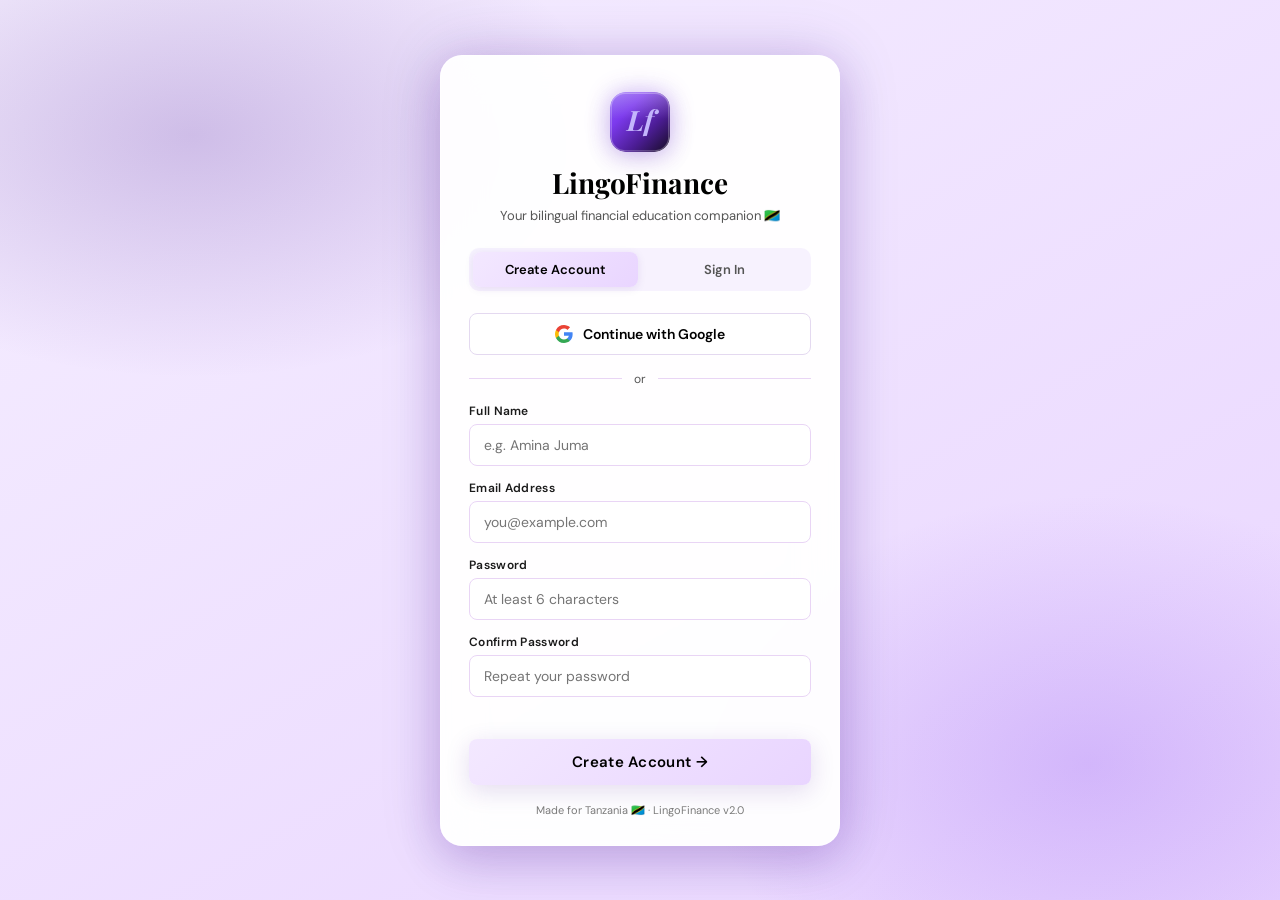
<file: index.html>
<!DOCTYPE html>
<html lang="en">
<head>
  <meta charset="UTF-8" />
  <meta name="viewport" content="width=device-width, initial-scale=1.0, maximum-scale=1.0" />
  <link rel="icon" type="image/svg+xml" href="favicon.svg" />
  <link rel="apple-touch-icon" href="favicon.svg" />
  <title>LingoFinance — Swahili Financial Terms</title>
  <link rel="stylesheet" href="styles.css" />
</head>
<body>

<!-- ─── TOAST ──────────────────────────────────────────────────────────────── -->
<div class="toast" id="toast"></div>

<!-- ══════════════════════════════════════════════════════════════════════════
     AUTHENTICATION SECTION
     Shown on startup if no active session found in localStorage.
     Logic handled in app.js — do not add inline JS here.
══════════════════════════════════════════════════════════════════════════ -->
<div id="auth-screen" class="auth-screen" style="display:none;">

  <!-- Background glow decoration -->
  <div class="auth-bg-glow"></div>

  <div class="auth-card">

    <!-- App branding -->
    <div class="auth-logo-mark">
      <svg viewBox="0 0 64 64" width="60" height="60">
        <defs>
          <linearGradient id="authLogoGrad" x1="0" y1="0" x2="1" y2="1">
            <stop offset="0%"  stop-color="#8B5CF6"/>
            <stop offset="30%" stop-color="#7C3AED"/>
            <stop offset="65%" stop-color="#4C1D95"/>
            <stop offset="100%" stop-color="#150C22"/>
          </linearGradient>
          <linearGradient id="authLogoSheen" x1="0" y1="0" x2="0" y2="1">
            <stop offset="0%"  stop-color="#FFFFFF" stop-opacity="0.24"/>
            <stop offset="45%" stop-color="#FFFFFF" stop-opacity="0"/>
          </linearGradient>
          <clipPath id="authLogoClip"><rect width="64" height="64" rx="16"/></clipPath>
        </defs>
        <g clip-path="url(#authLogoClip)">
          <rect width="64" height="64" fill="url(#authLogoGrad)"/>
          <rect width="64" height="64" fill="url(#authLogoSheen)"/>
        </g>
        <rect x="1.25" y="1.25" width="61.5" height="61.5" rx="14.75" fill="none" stroke="#FFFFFF" stroke-opacity="0.28" stroke-width="1.5"/>
        <text x="32" y="42" font-family="Georgia, 'Playfair Display', serif" font-size="30" font-weight="700" font-style="italic" fill="#C4B5FD" text-anchor="middle">Lf</text>
      </svg>
    </div>
    <div class="auth-logo">Lingo<span>Finance</span></div>
    <p class="auth-tagline">Your bilingual financial education companion 🇹🇿</p>

    <!-- Tab switcher: Create Account / Sign In -->
    <div class="auth-tabs">
      <button class="auth-tab active" id="tab-signup" onclick="switchAuthTab('signup')">
        Create Account
      </button>
      <button class="auth-tab" id="tab-signin" onclick="switchAuthTab('signin')">
        Sign In
      </button>
    </div>

    <!-- ── CREATE ACCOUNT FORM ────────────────────────────────────────────── -->
    <div id="form-signup">
      <div class="google-btn-wrap">
        <button type="button" class="google-btn" onclick="handleGoogleContinue()">
          <svg viewBox="0 0 18 18" width="18" height="18">
            <path fill="#4285F4" d="M17.64 9.2c0-.64-.06-1.25-.16-1.84H9v3.48h4.84a4.14 4.14 0 0 1-1.8 2.72v2.26h2.91c1.7-1.57 2.69-3.88 2.69-6.62z"/>
            <path fill="#34A853" d="M9 18c2.43 0 4.47-.8 5.96-2.18l-2.91-2.26c-.81.54-1.84.86-3.05.86-2.34 0-4.33-1.58-5.04-3.71H.96v2.33A9 9 0 0 0 9 18z"/>
            <path fill="#FBBC05" d="M3.96 10.71A5.4 5.4 0 0 1 3.68 9c0-.59.1-1.17.28-1.71V4.96H.96A9 9 0 0 0 0 9c0 1.45.35 2.83.96 4.04l3-2.33z"/>
            <path fill="#EA4335" d="M9 3.58c1.32 0 2.51.46 3.44 1.35l2.58-2.58C13.46.89 11.43 0 9 0A9 9 0 0 0 .96 4.96l3 2.33C4.67 5.16 6.66 3.58 9 3.58z"/>
          </svg>
          Continue with Google
        </button>
        <!-- Google's real button renders here, invisibly, on top — see initGoogleButtons() in app.js -->
        <div id="gbtn-signup" class="google-btn-real"></div>
      </div>
      <div class="auth-divider"><span>or</span></div>
      <div class="auth-field">
        <label for="signup-name">Full Name</label>
        <input
          type="text"
          id="signup-name"
          placeholder="e.g. Amina Juma"
          autocomplete="name"
        />
      </div>
      <div class="auth-field">
        <label for="signup-email">Email Address</label>
        <input
          type="email"
          id="signup-email"
          placeholder="you@example.com"
          autocomplete="email"
        />
      </div>
      <div class="auth-field">
        <label for="signup-password">Password</label>
        <input
          type="password"
          id="signup-password"
          placeholder="At least 6 characters"
          autocomplete="new-password"
        />
      </div>
      <div class="auth-field">
        <label for="signup-confirm">Confirm Password</label>
        <input
          type="password"
          id="signup-confirm"
          placeholder="Repeat your password"
          autocomplete="new-password"
        />
      </div>
      <!-- Validation error message -->
      <div class="auth-error" id="signup-error"></div>
      <button class="auth-btn" onclick="handleSignUp()">Create Account →</button>
    </div>

    <!-- ── SIGN IN FORM ───────────────────────────────────────────────────── -->
    <div id="form-signin" style="display:none;">
      <div class="google-btn-wrap">
        <button type="button" class="google-btn" onclick="handleGoogleContinue()">
          <svg viewBox="0 0 18 18" width="18" height="18">
            <path fill="#4285F4" d="M17.64 9.2c0-.64-.06-1.25-.16-1.84H9v3.48h4.84a4.14 4.14 0 0 1-1.8 2.72v2.26h2.91c1.7-1.57 2.69-3.88 2.69-6.62z"/>
            <path fill="#34A853" d="M9 18c2.43 0 4.47-.8 5.96-2.18l-2.91-2.26c-.81.54-1.84.86-3.05.86-2.34 0-4.33-1.58-5.04-3.71H.96v2.33A9 9 0 0 0 9 18z"/>
            <path fill="#FBBC05" d="M3.96 10.71A5.4 5.4 0 0 1 3.68 9c0-.59.1-1.17.28-1.71V4.96H.96A9 9 0 0 0 0 9c0 1.45.35 2.83.96 4.04l3-2.33z"/>
            <path fill="#EA4335" d="M9 3.58c1.32 0 2.51.46 3.44 1.35l2.58-2.58C13.46.89 11.43 0 9 0A9 9 0 0 0 .96 4.96l3 2.33C4.67 5.16 6.66 3.58 9 3.58z"/>
          </svg>
          Continue with Google
        </button>
        <!-- Google's real button renders here, invisibly, on top — see initGoogleButtons() in app.js -->
        <div id="gbtn-signin" class="google-btn-real"></div>
      </div>
      <div class="auth-divider"><span>or</span></div>
      <div class="auth-field">
        <label for="signin-email">Email Address</label>
        <input
          type="email"
          id="signin-email"
          placeholder="you@example.com"
          autocomplete="email"
        />
      </div>
      <div class="auth-field">
        <label for="signin-password">Password</label>
        <input
          type="password"
          id="signin-password"
          placeholder="Your password"
          autocomplete="current-password"
        />
      </div>
      <p class="auth-forgot-link">
        <a href="#" onclick="showForgotPassword(); return false;">Forgot password?</a>
      </p>
      <!-- Validation error message -->
      <div class="auth-error" id="signin-error"></div>
      <button class="auth-btn" onclick="handleSignIn()">Sign In →</button>
    </div>

    <!-- ── FORGOT PASSWORD FORM ───────────────────────────────────────────── -->
    <div id="form-forgot" style="display:none;">
      <p class="auth-tagline" style="margin-bottom:18px;">
        Enter your email and choose a new password.
      </p>
      <div class="auth-field">
        <label for="forgot-email">Email Address</label>
        <input
          type="email"
          id="forgot-email"
          placeholder="you@example.com"
          autocomplete="email"
        />
      </div>
      <div class="auth-field">
        <label for="forgot-password">New Password</label>
        <input
          type="password"
          id="forgot-password"
          placeholder="At least 6 characters"
          autocomplete="new-password"
        />
      </div>
      <div class="auth-field">
        <label for="forgot-confirm">Confirm New Password</label>
        <input
          type="password"
          id="forgot-confirm"
          placeholder="Repeat your new password"
          autocomplete="new-password"
        />
      </div>
      <!-- Validation / success message -->
      <div class="auth-error" id="forgot-error"></div>
      <div class="auth-success" id="forgot-success"></div>
      <button class="auth-btn" onclick="handleForgotPassword()">Reset Password →</button>
      <p class="auth-forgot-link" style="margin-top:14px;">
        <a href="#" onclick="backToSignIn(); return false;">← Back to Sign In</a>
      </p>
    </div>

    <p class="auth-footer">Made for Tanzania 🇹🇿 · LingoFinance v2.0</p>

  </div><!-- end .auth-card -->
</div><!-- end #auth-screen -->

<!-- ══════════════════════════════════════════════════════════════════════════
     MAIN APP SHELL
     Hidden on startup until authentication is confirmed.
     Revealed by app.js after successful login or session restore.
══════════════════════════════════════════════════════════════════════════ -->
<div id="app-shell" style="display:none;">

  <!-- ─── SIDEBAR OVERLAY ──────────────────────────────────────────────────── -->
  <div class="sidebar-overlay" id="sidebar-overlay" onclick="closeSidebar()"></div>

  <!-- ─── SIDEBAR ─────────────────────────────────────────────────────────── -->
  <aside class="sidebar" id="sidebar">
    <div class="sidebar-header">
      <span class="sidebar-logo">Lingo<span>Finance</span></span>
      <button class="sidebar-close" onclick="closeSidebar()">✕</button>
    </div>

    <nav class="sidebar-nav">
      <!-- Home -->
      <a href="#" data-page="home" class="active">
        <span class="nav-icon"><svg viewBox="0 0 24 24" fill="none" stroke="currentColor" stroke-width="2" stroke-linecap="round" stroke-linejoin="round"><path d="M3 11.5 12 4l9 7.5"/><path d="M5.5 10v9a1 1 0 0 0 1 1H9a1 1 0 0 0 1-1v-4a1 1 0 0 1 1-1h2a1 1 0 0 1 1 1v4a1 1 0 0 0 1 1h2.5a1 1 0 0 0 1-1v-9"/></svg></span> Home
      </a>

      <!-- Saved Terms -->
      <a href="#" data-page="saved">
        <span class="nav-icon"><svg viewBox="0 0 24 24" fill="none" stroke="currentColor" stroke-width="2" stroke-linecap="round" stroke-linejoin="round"><path d="M6 3.5h12a1 1 0 0 1 1 1V21l-7-4.2L5 21V4.5a1 1 0 0 1 1-1Z"/></svg></span> Saved Terms
      </a>

      <!-- Explore More -->
      <a href="#" data-page="explore">
        <span class="nav-icon"><svg viewBox="0 0 24 24" fill="none" stroke="currentColor" stroke-width="2" stroke-linecap="round" stroke-linejoin="round"><circle cx="11" cy="11" r="7"/><path d="m20 20-3.5-3.5"/></svg></span> Explore More
      </a>

      <!-- ── AI ASSISTANT — new page ──────────────────────────────────────── -->
      <a href="#" data-page="ai-assistant">
        <span class="nav-icon"><svg viewBox="0 0 24 24" fill="none" stroke="currentColor" stroke-width="2" stroke-linecap="round" stroke-linejoin="round"><rect x="4" y="8" width="16" height="12" rx="3"/><path d="M12 8V4"/><circle cx="12" cy="3" r="1.2" fill="currentColor" stroke="none"/><circle cx="9" cy="14" r="1.3" fill="currentColor" stroke="none"/><circle cx="15" cy="14" r="1.3" fill="currentColor" stroke="none"/><path d="M2 13v3M22 13v3"/></svg></span> AI Assistant
      </a>

      <!-- Help -->
      <a href="#" data-page="help">
        <span class="nav-icon"><svg viewBox="0 0 24 24" fill="none" stroke="currentColor" stroke-width="2" stroke-linecap="round" stroke-linejoin="round"><circle cx="12" cy="12" r="9"/><path d="M9.3 9.3a2.7 2.7 0 1 1 3.9 2.4c-.8.5-1.2 1-1.2 2"/><path d="M12 17h.01"/></svg></span> Help
      </a>

      <!-- Account -->
      <a href="#" data-page="account">
        <span class="nav-icon"><svg viewBox="0 0 24 24" fill="none" stroke="currentColor" stroke-width="2" stroke-linecap="round" stroke-linejoin="round"><circle cx="12" cy="8" r="3.5"/><path d="M5 20c0-3.6 3.1-6.5 7-6.5s7 2.9 7 6.5"/></svg></span> Account
      </a>
    </nav>

    <div class="sidebar-footer">
      <!-- Sign out — logic handled in app.js -->
      <button class="logout-btn" onclick="handleLogout()">
        <svg viewBox="0 0 24 24" fill="none" stroke="currentColor" stroke-width="2" stroke-linecap="round" stroke-linejoin="round" style="width:15px;height:15px;vertical-align:-2px;margin-right:5px;"><path d="M9 21H5a1 1 0 0 1-1-1V4a1 1 0 0 1 1-1h4"/><path d="M16 17l5-5-5-5"/><path d="M21 12H9"/></svg>Sign Out
      </button>
      <p style="margin-top:8px;font-size:11px;">LingoFinance v2.0 · Made for Tanzania 🇹🇿</p>
    </div>
  </aside>

  <!-- ─── NAVBAR ───────────────────────────────────────────────────────────── -->
  <nav class="navbar">
    <!-- LEFT: Hamburger + Clock/History -->
    <div class="nav-left" style="position:relative;">
      <button class="hamburger" onclick="openSidebar()" aria-label="Menu">
        <span></span><span></span><span></span>
      </button>
      <button class="history-btn" onclick="toggleHistory()" aria-label="Search History">
        <svg viewBox="0 0 24 24" fill="none" stroke="currentColor" stroke-width="2" stroke-linecap="round" stroke-linejoin="round" style="width:17px;height:17px;"><circle cx="12" cy="12" r="9"/><path d="M12 7v5l3.5 2"/></svg>
      </button>
      <!-- History Dropdown -->
      <div class="history-dropdown" id="history-dropdown"></div>
    </div>

    <!-- CENTER: App title -->
    <div class="nav-title">Lingo<span>Finance</span></div>

    <!-- RIGHT: Language Flip Card -->
    <div class="flip-card" id="lang-toggle" onclick="toggleLanguage()" title="Switch Language">
      <div class="flip-card-inner">
        <div class="flip-front">EN</div>
        <div class="flip-back">SW</div>
      </div>
    </div>
  </nav>

  <!-- ════════════════════════════════════════════════════════════════════════
       EXISTING PAGES SECTION
       All original pages preserved exactly as they were.
       Content rendered dynamically by app.js.
  ════════════════════════════════════════════════════════════════════════ -->

  <!-- HOME -->
  <div class="page active" id="page-home"></div>

  <!-- TRANSLATION -->
  <div class="page" id="page-translation"></div>

  <!-- SAVED TERMS -->
  <div class="page" id="page-saved"></div>

  <!-- EXPLORE MORE -->
  <div class="page" id="page-explore"></div>

  <!-- EXPLORE DETAIL -->
  <div class="page" id="page-explore-detail"></div>

  <!-- HELP -->
  <div class="page" id="page-help"></div>

  <!-- ACCOUNT -->
  <div class="page" id="page-account"></div>

  <!-- CATEGORY -->
  <div class="page" id="page-category"></div>

  <!-- ── AI ASSISTANT PAGE — new ────────────────────────────────────────── -->
  <!--
    AI ASSISTANT SECTION
    Rendered dynamically by app.js renderAssistant() function.
    Finance-only chatbot powered by Groq AI.
    Non-finance queries are blocked before reaching the API.
  -->
  <div class="page" id="page-ai-assistant"></div>

</div><!-- end #app-shell -->

<!-- ─── SCRIPTS ──────────────────────────────────────────────────────────────
     Load order matters:
     1. config.js  — API key configuration (keep out of public repos)
     2. data.js    — TERMS and CATEGORIES arrays
     3. app.js     — All application logic
─────────────────────────────────────────────────────────────────────────── -->
<script src="https://accounts.google.com/gsi/client" async defer></script>
<script src="config.js"></script>
<script src="data.js?v=99"></script>
<script src="app.js?v=99"></script>
</body>
</html>
</file>
<file: styles.css>
@import url('https://fonts.googleapis.com/css2?family=Playfair+Display:wght@400;600;700&family=DM+Sans:wght@300;400;500;600&display=swap');

/* ════════════════════════════════════════════════════════════════════════════
   CSS VARIABLES — Purple → Black finance-tech theme
   All old navy/gold variables replaced. Existing class names preserved.
════════════════════════════════════════════════════════════════════════════ */
:root {
  /* ── Core brand accent palette (purple used sparingly as accent, not dominant) ── */
  --blue:          #7C3AED;
  --blue-mid:      #A855F7;
  --cyan:          #7C3AED;
  --green:         #7C3AED;
  --green-light:   #6D28D9;

  /* ── Gradient definitions — now light purple, used only as accent panels ── */
  --grad-main:     linear-gradient(135deg, #F3E8FF 0%, #E9D5FF 100%);
  --grad-hero:     linear-gradient(150deg, #F5EEFF 0%, #E9D5FF 100%);
  --grad-card:     linear-gradient(135deg, rgba(124,58,237,0.05) 0%, rgba(124,58,237,0.10) 100%);
  --grad-reverse:  linear-gradient(135deg, #E9D5FF 0%, #F3E8FF 100%);

  /* ── Semantic color aliases (keeps existing references working) ── */
  --navy:          #000000;
  --navy-mid:      #1A1A1A;
  --navy-light:    #7C3AED;
  --gold:          #7C3AED;
  --gold-light:    #A78BFA;
  --gold-pale:     #F3E8FF;

  /* ── Neutrals — white dominant, black text ── */
  --cream:         #FBFAFD;
  --white:         #FFFFFF;
  --slate:         #555555;
  --slate-light:   #7A7A7A;
  --text-dark:     #000000;
  --text-mid:      #1A1A1A;
  --text-light:    #4D4D4D;
  --danger:        #E53E3E;
  --success:       #10B981;

  /* ── Shadows (purple-tinted) ── */
  --shadow-sm:     0 2px 8px rgba(76,29,149,0.10);
  --shadow-md:     0 6px 24px rgba(76,29,149,0.15);
  --shadow-lg:     0 16px 48px rgba(76,29,149,0.20);
  --shadow-glow:   0 0 32px rgba(21,12,34,0.25);

  /* ── Shape & motion ── */
  --radius:        14px;
  --radius-sm:     8px;
  --transition:    0.28s cubic-bezier(0.4,0,0.2,1);
}

/* ════════════════════════════════════════════════════════════════════════════
   RESET
════════════════════════════════════════════════════════════════════════════ */
* { box-sizing: border-box; margin: 0; padding: 0; }

body {
  font-family: 'DM Sans', sans-serif;
  background: var(--cream);
  color: var(--text-dark);
  min-height: 100vh;
  overflow-x: hidden;
}

/* ════════════════════════════════════════════════════════════════════════════
   AUTH SCREEN
   Centered glassmorphism card shown before the main app on first load.
════════════════════════════════════════════════════════════════════════════ */
.auth-screen {
  position: fixed; inset: 0;
  display: flex; align-items: center; justify-content: center;
  background: var(--grad-hero);
  z-index: 9999;
  padding: 20px;
  overflow-y: auto;
}

/* Radial glow orbs behind the card */
.auth-bg-glow {
  position: absolute; inset: 0; pointer-events: none;
  background:
    radial-gradient(ellipse 55% 45% at 15% 15%, rgba(76,29,149,0.22) 0%, transparent 60%),
    radial-gradient(ellipse 50% 50% at 85% 85%, rgba(124,58,237,0.22) 0%, transparent 60%);
}

/* Glassmorphism card */
.auth-card {
  background: rgba(255,255,255,0.95);
  backdrop-filter: blur(20px);
  -webkit-backdrop-filter: blur(20px);
  border-radius: 22px;
  padding: 36px 28px 28px;
  width: 100%; max-width: 400px;
  box-shadow: var(--shadow-lg), 0 0 60px rgba(76,29,149,0.18);
  position: relative; z-index: 1;
  border: 1px solid rgba(255,255,255,0.60);
}

/* auth-container alias for JS-generated wrappers */
.auth-container { width: 100%; }

/* Logo mark badge shown above the app name on the auth screen */
.auth-logo-mark {
  display: flex; justify-content: center; margin-bottom: 12px;
}
.auth-logo-mark svg {
  border-radius: 16px;
  box-shadow: var(--shadow-md), 0 0 24px rgba(124,58,237,0.30);
}

/* Logo inside auth card */
.auth-logo {
  font-family: 'Playfair Display', serif;
  font-size: 28px; font-weight: 700;
  text-align: center; margin-bottom: 6px;
  color: var(--text-dark);
}

/* auth-title alias */
.auth-title {
  font-family: 'Playfair Display', serif;
  font-size: 22px; font-weight: 700; text-align: center;
  margin-bottom: 6px;
  color: var(--text-dark);
}

.auth-tagline {
  text-align: center; font-size: 13px;
  color: var(--slate); margin-bottom: 24px;
}

/* Tab switcher */
.auth-tabs {
  display: flex; border-radius: 10px;
  background: rgba(124,58,237,0.06);
  padding: 4px; margin-bottom: 22px; gap: 4px;
}
.auth-tab {
  flex: 1; padding: 9px;
  border: none; border-radius: 8px;
  font-family: 'DM Sans', sans-serif;
  font-size: 13px; font-weight: 600;
  cursor: pointer; transition: all var(--transition);
  background: transparent; color: var(--slate);
}
.auth-tab.active {
  background: var(--grad-main);
  color: var(--text-dark);
  box-shadow: var(--shadow-sm);
}

/* auth-switch alias for tab-style toggles */
.auth-switch {
  display: flex; border-radius: 10px;
  background: rgba(124,58,237,0.06);
  padding: 4px; margin-bottom: 22px; gap: 4px;
}
.auth-switch button {
  flex: 1; padding: 9px; border: none; border-radius: 8px;
  font-family: 'DM Sans', sans-serif; font-size: 13px; font-weight: 600;
  cursor: pointer; transition: all var(--transition);
  background: transparent; color: var(--slate);
}
.auth-switch button.active {
  background: var(--grad-main); color: var(--text-dark);
  box-shadow: var(--shadow-sm);
}

/* Form field wrapper */
/* Google Sign-In button */
.google-btn-wrap { position: relative; }
.google-btn-real {
  position: absolute; inset: 0;
  opacity: 0.001; overflow: hidden; border-radius: var(--radius-sm);
}
.google-btn {
  width: 100%; padding: 11px;
  display: flex; align-items: center; justify-content: center; gap: 10px;
  background: var(--white);
  border: 1.5px solid #E4D9F0;
  border-radius: var(--radius-sm);
  color: var(--text-dark); font-size: 14px; font-weight: 600;
  font-family: 'DM Sans', sans-serif; cursor: pointer;
  transition: all var(--transition);
}
.google-btn:hover { background: #FAFAFB; box-shadow: var(--shadow-sm); }
.google-btn:active { transform: translateY(1px); }

.auth-divider {
  display: flex; align-items: center; gap: 12px;
  margin: 16px 0; color: var(--slate); font-size: 12px;
}
.auth-divider::before, .auth-divider::after {
  content: ""; flex: 1; height: 1px; background: #E9D5F5;
}

.auth-field { margin-bottom: 14px; }
.auth-field label {
  display: block; font-size: 12px; font-weight: 600;
  color: var(--text-mid); margin-bottom: 5px; letter-spacing: 0.3px;
}

/* auth-input — applied to all auth form inputs */
.auth-field input,
.auth-input {
  width: 100%; padding: 11px 14px;
  border: 1.5px solid #E9D5F5;
  border-radius: var(--radius-sm);
  font-family: 'DM Sans', sans-serif;
  font-size: 14px; color: var(--text-dark);
  outline: none; background: var(--white);
  transition: border-color var(--transition), box-shadow var(--transition);
}
.auth-field input:focus,
.auth-input:focus {
  border-color: var(--blue);
  box-shadow: 0 0 0 3px rgba(124,58,237,0.12);
}

/* Validation states */
.auth-error {
  font-size: 12px; color: var(--danger);
  min-height: 16px; margin-bottom: 8px;
  font-weight: 500; letter-spacing: 0.2px;
}
.auth-success {
  font-size: 12px; color: var(--success);
  min-height: 16px; margin-bottom: 8px;
  font-weight: 500; letter-spacing: 0.2px;
}

/* auth-button / auth-btn — primary CTA */
.auth-btn,
.auth-button {
  width: 100%; padding: 13px;
  background: var(--grad-main);
  border: none; border-radius: var(--radius-sm);
  color: var(--text-dark); font-size: 15px; font-weight: 600;
  font-family: 'DM Sans', sans-serif; cursor: pointer;
  letter-spacing: 0.3px; margin-top: 4px;
  box-shadow: var(--shadow-md);
  transition: opacity var(--transition), transform var(--transition);
}
.auth-btn:hover,
.auth-button:hover { opacity: 0.90; transform: translateY(-1px); }
.auth-btn:active,
.auth-button:active { transform: translateY(0); opacity: 1; }

.auth-footer {
  text-align: center; font-size: 11px;
  color: var(--slate-light); margin-top: 18px;
}

/* Forgot password link */
.auth-forgot-link {
  text-align: right; font-size: 12.5px;
  margin: -6px 0 14px;
}
.auth-forgot-link a {
  color: var(--blue); font-weight: 600;
  text-decoration: none; cursor: pointer;
}
.auth-forgot-link a:hover { text-decoration: underline; }

/* Logout button in sidebar */
.logout-btn {
  width: 100%; padding: 10px;
  background: rgba(229,62,62,0.12);
  border: 1px solid rgba(229,62,62,0.28);
  border-radius: var(--radius-sm); color: #FC8181;
  font-family: 'DM Sans', sans-serif; font-size: 13px; font-weight: 600;
  cursor: pointer; transition: all var(--transition);
}
.logout-btn:hover { background: rgba(229,62,62,0.22); }

/* ════════════════════════════════════════════════════════════════════════════
   NAVBAR
════════════════════════════════════════════════════════════════════════════ */
.navbar {
  display: flex; align-items: center; justify-content: space-between;
  padding: 14px 20px;
  background: var(--grad-main);
  position: sticky; top: 0; z-index: 100;
  box-shadow: var(--shadow-md);
}

.nav-left { display: flex; align-items: center; gap: 14px; }

.hamburger {
  background: none; border: none; cursor: pointer;
  display: flex; flex-direction: column; gap: 5px; padding: 4px;
}
.hamburger span {
  display: block; width: 24px; height: 2px;
  background: var(--text-dark); border-radius: 2px;
  transition: var(--transition);
}

.history-btn {
  background: rgba(255,255,255,0.18); border: none; cursor: pointer;
  color: var(--text-dark); font-size: 18px;
  width: 32px; height: 32px; border-radius: 50%;
  display: flex; align-items: center; justify-content: center;
  transition: background var(--transition);
}
.history-btn:hover { background: rgba(255,255,255,0.30); }

.nav-title {
  font-family: 'Playfair Display', serif;
  color: var(--text-dark); font-size: 22px; font-weight: 700;
  letter-spacing: 0.5px; text-align: center; flex: 1;
}
.nav-title span { color: var(--text-dark); }

/* ─── FLIP CARD LANGUAGE TOGGLE ─── */
.flip-card { width: 68px; height: 34px; perspective: 600px; cursor: pointer; flex-shrink: 0; }
.flip-card-inner {
  width: 100%; height: 100%; position: relative;
  transform-style: preserve-3d;
  transition: transform 0.5s cubic-bezier(0.4,0,0.2,1);
}
.flip-card.flipped .flip-card-inner { transform: rotateY(180deg); }
.flip-front, .flip-back {
  position: absolute; inset: 0; border-radius: 20px;
  display: flex; align-items: center; justify-content: center;
  font-size: 11px; font-weight: 700; letter-spacing: 0.8px;
  backface-visibility: hidden;
}
.flip-front {
  background: rgba(255,255,255,0.22); color: var(--text-dark);
  border: 1.5px solid rgba(255,255,255,0.50);
}
.flip-back {
  background: #FFFFFF; color: var(--text-dark);
  border: 1.5px solid var(--green-light);
  transform: rotateY(180deg);
}

/* ════════════════════════════════════════════════════════════════════════════
   SIDEBAR
════════════════════════════════════════════════════════════════════════════ */
.sidebar-overlay {
  position: fixed; inset: 0;
  background: rgba(21,12,34,0.55);
  z-index: 200; opacity: 0; pointer-events: none;
  transition: opacity var(--transition);
}
.sidebar-overlay.open { opacity: 1; pointer-events: all; }

.sidebar {
  position: fixed; top: 0; left: -290px; width: 290px; height: 100%;
  background: var(--grad-hero);
  z-index: 201; transition: left 0.32s cubic-bezier(0.4,0,0.2,1);
  display: flex; flex-direction: column; padding: 0 0 28px;
}
.sidebar.open { left: 0; }

.sidebar-header {
  padding: 0 24px;
  height: 72px;
  background: var(--grad-main);
  display: flex; align-items: center; justify-content: space-between;
  flex-shrink: 0;
}
.sidebar-logo { font-family: 'Playfair Display', serif; color: var(--text-dark); font-size: 20px; font-weight: 700; }
.sidebar-logo span { color: var(--text-dark); }
.sidebar-close {
  background: rgba(255,255,255,0.18); border: none; cursor: pointer;
  color: var(--text-dark); font-size: 15px;
  width: 30px; height: 30px; border-radius: 50%;
  display: flex; align-items: center; justify-content: center;
  transition: background var(--transition);
}
.sidebar-close:hover { background: rgba(255,255,255,0.32); }

.sidebar-nav { padding: 14px 0; flex: 1; overflow-y: auto; }
.sidebar-nav a {
  display: flex; align-items: center; gap: 14px;
  padding: 13px 24px; color: var(--slate-light);
  text-decoration: none; font-size: 15px; font-weight: 500;
  transition: all var(--transition); border-left: 3px solid transparent;
}
.sidebar-nav a:hover { color: var(--text-dark); background: rgba(255,255,255,0.06); }
.sidebar-nav a.active {
  color: var(--green-light);
  background: rgba(76,29,149,0.10);
  border-left-color: var(--green);
}
.sidebar-nav a .nav-icon {
  width: 22px; height: 22px; flex-shrink: 0;
  display: inline-flex; align-items: center; justify-content: center;
}
.sidebar-nav a .nav-icon svg { width: 19px; height: 19px; }

.sidebar-footer {
  padding: 16px 24px 0;
  border-top: 1px solid rgba(255,255,255,0.08);
  color: var(--slate); font-size: 12px;
}

/* ─── SEARCH HISTORY DROPDOWN ─── */
.history-dropdown {
  position: absolute; top: 58px; left: 8px;
  width: 270px; background: var(--white);
  border-radius: var(--radius); box-shadow: var(--shadow-lg);
  z-index: 150; padding: 8px 0; display: none;
  border: 1px solid rgba(124,58,237,0.10);
}
.history-dropdown.open { display: block; }
.history-header {
  padding: 10px 16px 6px; font-size: 11px; font-weight: 600;
  color: var(--slate); letter-spacing: 0.8px; text-transform: uppercase;
  display: flex; justify-content: space-between; align-items: center;
}
.history-clear {
  background: none; border: none; cursor: pointer;
  color: var(--blue); font-size: 11px; font-weight: 600;
}
.history-item {
  padding: 10px 16px; display: flex; align-items: center; gap: 10px;
  cursor: pointer; font-size: 14px; color: var(--text-mid);
  transition: background var(--transition);
}
.history-item:hover { background: var(--cream); }
.history-item .hi-icon { color: var(--slate-light); font-size: 13px; }
.history-empty { padding: 16px; text-align: center; color: var(--slate); font-size: 13px; }

/* ════════════════════════════════════════════════════════════════════════════
   PAGE WRAPPER
════════════════════════════════════════════════════════════════════════════ */
.page { display: none; padding: 0 0 80px; }
.page.active { display: block; }

/* ════════════════════════════════════════════════════════════════════════════
   HOME PAGE
════════════════════════════════════════════════════════════════════════════ */
.home-hero {
  background: var(--grad-hero);
  padding: 28px 20px 36px;
  position: relative; overflow: hidden;
}
.home-hero::before {
  content: '';
  position: absolute; top: -40px; right: -40px;
  width: 220px; height: 220px; border-radius: 50%;
  background: radial-gradient(circle, rgba(76,29,149,0.18) 0%, transparent 70%);
  pointer-events: none;
}

.welcome-text { color: rgba(0,0,0,0.75); font-size: 13px; font-weight: 400; margin-bottom: 4px; }
.welcome-headline {
  color: var(--text-dark); font-family: 'Playfair Display', serif;
  font-size: 20px; font-weight: 600; line-height: 1.35; max-width: 270px;
}
.welcome-headline em { color: var(--green-light); font-style: normal; }

/* ─── SEARCH BAR ─── */
.search-section { padding: 0 20px; margin-top: -20px; }
.search-box {
  display: flex; align-items: center; gap: 10px;
  background: var(--white); border-radius: 50px;
  padding: 12px 18px; box-shadow: var(--shadow-md);
  border: 1.5px solid transparent;
  transition: border-color var(--transition), box-shadow var(--transition);
}
.search-box:focus-within {
  border-color: var(--blue);
  box-shadow: 0 0 0 4px rgba(124,58,237,0.10), var(--shadow-md);
}
.search-box .search-icon { color: var(--slate); font-size: 18px; }
.search-box input {
  flex: 1; border: none; outline: none;
  font-family: 'DM Sans', sans-serif;
  font-size: 15px; color: var(--text-dark); background: transparent;
}
.search-box input::placeholder { color: var(--slate-light); }
.search-btn {
  background: var(--grad-main); border: none; cursor: pointer;
  color: var(--text-dark); font-size: 13px; font-weight: 600;
  padding: 7px 16px; border-radius: 50px;
  transition: opacity var(--transition), transform var(--transition); letter-spacing: 0.3px;
}
.search-btn:hover { opacity: 0.88; transform: scale(1.02); }

/* ─── TERM OF THE DAY ─── */
.section-gap { padding: 24px 20px 0; }
.section-label {
  font-size: 11px; font-weight: 600; color: var(--slate);
  text-transform: uppercase; letter-spacing: 1px; margin-bottom: 12px;
}

.tod-card {
  background: var(--grad-hero);
  border-radius: var(--radius); padding: 22px 20px 0;
  box-shadow: var(--shadow-md); overflow: hidden; position: relative;
}
.tod-card::after {
  content: '₵';
  position: absolute; right: 16px; top: 12px;
  font-size: 72px; color: rgba(0,0,0,0.06);
  font-family: 'Playfair Display', serif; line-height: 1; pointer-events: none;
}

.tod-badge {
  display: inline-flex; align-items: center; gap: 6px;
  background: rgba(255,255,255,0.15); color: var(--green-light);
  font-size: 10px; font-weight: 700; padding: 4px 10px;
  border-radius: 50px; letter-spacing: 0.8px; text-transform: uppercase; margin-bottom: 12px;
}
.tod-term-row { display: flex; align-items: center; gap: 10px; margin-bottom: 4px; }
.tod-term { font-family: 'Playfair Display', serif; color: var(--text-dark); font-size: 22px; font-weight: 700; }

.sound-btn {
  background: rgba(255,255,255,0.15); border: none; cursor: pointer;
  color: var(--text-dark); font-size: 15px; width: 32px; height: 32px; border-radius: 50%;
  display: flex; align-items: center; justify-content: center;
  transition: background var(--transition), transform var(--transition); flex-shrink: 0;
}
.sound-btn:hover { background: rgba(255,255,255,0.30); transform: scale(1.1); }
.sound-btn.playing { animation: pulse-sound 0.6s infinite alternate; }
@keyframes pulse-sound {
  from { box-shadow: 0 0 0 0 rgba(76,29,149,0.40); }
  to   { box-shadow: 0 0 0 8px rgba(76,29,149,0); }
}

.tod-translation { color: var(--green-light); font-size: 15px; font-weight: 500; margin-bottom: 10px; }
.tod-definition  { color: rgba(0,0,0,0.78); font-size: 13px; line-height: 1.6; margin-bottom: 18px; }

.tod-explore-btn {
  display: flex; align-items: center; justify-content: space-between;
  background: rgba(255,255,255,0.10);
  border-top: 1px solid rgba(255,255,255,0.15);
  padding: 14px 20px; margin: 0 -20px;
  cursor: pointer; border-left: none; border-right: none; border-bottom: none;
  width: calc(100% + 40px);
  color: var(--green-light); font-size: 13px; font-weight: 600;
  font-family: 'DM Sans', sans-serif; transition: background var(--transition); letter-spacing: 0.3px;
}
.tod-explore-btn:hover { background: rgba(255,255,255,0.20); }

/* ─── CATEGORIES ─── */
.categories-grid {
  display: grid; grid-template-columns: 1fr 1fr; gap: 12px;
  max-height: 420px; overflow-y: auto; padding-bottom: 4px;
}
.cat-card {
  background: var(--white); border-radius: var(--radius); padding: 20px 16px;
  cursor: pointer; box-shadow: var(--shadow-sm); border: 1.5px solid transparent;
  transition: all var(--transition); display: flex; flex-direction: column; gap: 8px;
}
.cat-card:hover { border-color: var(--blue); box-shadow: var(--shadow-md); transform: translateY(-2px); }
.cat-icon  { font-size: 26px; margin-bottom: 2px; }
.cat-name  { font-weight: 600; font-size: 14px; color: var(--text-dark); }
.cat-count { font-size: 12px; color: var(--slate); }
.cat-arrow { margin-top: auto; color: var(--blue); font-size: 16px; align-self: flex-end; }

/* ════════════════════════════════════════════════════════════════════════════
   TRANSLATION PAGE
════════════════════════════════════════════════════════════════════════════ */
.translation-page { padding: 24px 20px; }

.trans-header {
  background: var(--grad-hero);
  border-radius: var(--radius); padding: 24px 20px; margin-bottom: 20px;
}
.trans-word {
  font-family: 'Playfair Display', serif;
  color: var(--text-dark); font-size: 28px; font-weight: 700;
  margin-bottom: 6px; display: flex; align-items: center; gap: 12px; flex-wrap: wrap;
}
.trans-lang-badge {
  font-size: 10px; font-weight: 700;
  background: rgba(255,255,255,0.20); color: var(--text-dark);
  padding: 3px 10px; border-radius: 50px;
  letter-spacing: 0.8px; font-family: 'DM Sans', sans-serif;
}
.trans-phonetic { color: rgba(0,0,0,0.65); font-size: 13px; margin-bottom: 12px; }
.trans-swahili  { color: var(--green-light); font-size: 18px; font-weight: 600; font-family: 'Playfair Display', serif; }

.trans-card { background: var(--white); border-radius: var(--radius); padding: 20px; box-shadow: var(--shadow-sm); margin-bottom: 14px; }
.trans-card-title { font-size: 11px; font-weight: 700; color: var(--slate); text-transform: uppercase; letter-spacing: 0.9px; margin-bottom: 10px; }
.trans-definition { color: var(--text-mid); font-size: 14px; line-height: 1.7; }
.trans-example {
  background: var(--grad-card); border-left: 3px solid var(--blue);
  border-radius: 0 var(--radius-sm) var(--radius-sm) 0;
  padding: 12px 14px; color: var(--text-mid); font-size: 13px; line-height: 1.6; font-style: italic;
}
.trans-example strong { color: var(--text-dark); font-style: normal; }

.save-btn {
  display: flex; align-items: center; justify-content: center; gap: 10px;
  width: 100%; padding: 16px;
  background: var(--grad-main); border: none; cursor: pointer;
  border-radius: var(--radius); color: var(--text-dark);
  font-size: 15px; font-weight: 600; font-family: 'DM Sans', sans-serif;
  box-shadow: var(--shadow-md); transition: all var(--transition); letter-spacing: 0.3px;
}
.save-btn:hover { opacity: 0.90; transform: translateY(-2px); }
.save-btn.saved { background: var(--success); color: var(--text-dark); }

/* ════════════════════════════════════════════════════════════════════════════
   SAVED TERMS PAGE
════════════════════════════════════════════════════════════════════════════ */
.saved-page { padding: 24px 20px; }
.saved-empty { text-align: center; padding: 60px 20px; }
.saved-empty .empty-icon { font-size: 56px; margin-bottom: 16px; opacity: 0.3; }
.saved-empty p { color: var(--slate); font-size: 15px; }

.saved-item {
  background: var(--white); border-radius: var(--radius); padding: 18px; margin-bottom: 12px;
  box-shadow: var(--shadow-sm); display: flex; align-items: center; gap: 14px;
  cursor: pointer; transition: all var(--transition);
}
.saved-item:hover { box-shadow: var(--shadow-md); transform: translateX(4px); }
.saved-item-info { flex: 1; }
.saved-item-word { font-weight: 600; font-size: 15px; color: var(--text-dark); margin-bottom: 2px; }
.saved-item-trans { font-size: 13px; color: var(--blue); }
.saved-item-cat  { font-size: 11px; color: var(--slate); margin-top: 2px; }
.saved-delete { background: none; border: none; cursor: pointer; color: var(--slate-light); font-size: 18px; transition: color var(--transition); }
.saved-delete:hover { color: var(--danger); }

.saved-stats {
  background: var(--grad-main); border-radius: var(--radius);
  padding: 16px 20px; margin-bottom: 20px; display: flex; gap: 20px;
}
.stat-box { flex: 1; text-align: center; }
.stat-num  { font-family: 'Playfair Display', serif; font-size: 28px; color: var(--text-dark); font-weight: 700; }
.stat-label { font-size: 11px; color: rgba(0,0,0,0.75); margin-top: 2px; }

/* ════════════════════════════════════════════════════════════════════════════
   EXPLORE PAGE
════════════════════════════════════════════════════════════════════════════ */
.explore-page { padding: 24px 20px; }
.explore-intro {
  background: var(--grad-hero); border-radius: var(--radius);
  padding: 20px; margin-bottom: 20px;
  color: rgba(0,0,0,0.80); font-size: 14px; line-height: 1.6;
}
.explore-intro strong { color: var(--green-light); display: block; margin-bottom: 6px; font-size: 16px; }
.explore-loading { padding: 60px 20px; text-align: center; }

.explore-dyk {
  background: var(--grad-hero);
  border-radius: var(--radius); padding: 18px 20px;
  margin-bottom: 20px; color: var(--text-dark); font-size: 13px; line-height: 1.7;
}
.dyk-label {
  font-size: 11px; font-weight: 700; color: var(--green-light);
  text-transform: uppercase; letter-spacing: 0.9px; margin-bottom: 8px;
}

.confusion-card {
  background: var(--white); border-radius: var(--radius); padding: 20px; margin-bottom: 14px;
  box-shadow: var(--shadow-sm); border-left: 4px solid var(--blue); cursor: pointer;
  transition: all var(--transition);
}
.confusion-card:hover { box-shadow: var(--shadow-md); }
.confusion-title { font-family: 'Playfair Display', serif; font-size: 16px; font-weight: 700; color: var(--text-dark); margin-bottom: 14px; }
.confusion-vs {
  display: grid; grid-template-columns: 1fr 1fr; gap: 10px; margin-bottom: 14px;
}
.vs-term { background: var(--grad-card); border-radius: var(--radius-sm); padding: 12px; text-align: center; }
.vs-word  { font-weight: 700; font-size: 13px; color: var(--navy); margin-bottom: 4px; }
.vs-def   { font-size: 11px; color: var(--slate); line-height: 1.4; }
.vs-divider {
  display: flex; align-items: center; justify-content: center;
  font-weight: 700; color: var(--cyan); font-size: 14px; align-self: center;
}
.confusion-detail { font-size: 13px; color: var(--text-mid); line-height: 1.7; }

/* ─── EXPLORE TIP CARDS ─── */
.tip-card {
  background: var(--white); border-radius: var(--radius); padding: 16px; margin-bottom: 10px;
  box-shadow: var(--shadow-sm); display: flex; align-items: flex-start; gap: 14px;
  transition: all var(--transition);
}
.tip-card:hover { box-shadow: var(--shadow-md); transform: translateX(4px); }
.tip-icon-box {
  font-size: 26px; width: 44px; height: 44px;
  background: var(--grad-card); border-radius: var(--radius-sm);
  display: flex; align-items: center; justify-content: center; flex-shrink: 0;
}
.tip-body  { flex: 1; }
.tip-title { font-weight: 700; font-size: 14px; color: var(--text-dark); margin-bottom: 4px; }
.tip-text  { font-size: 13px; color: var(--text-mid); line-height: 1.6; }

/* ════════════════════════════════════════════════════════════════════════════
   HELP PAGE
════════════════════════════════════════════════════════════════════════════ */
.help-page { padding: 24px 20px; }
.help-step { display: flex; gap: 16px; margin-bottom: 20px; }
.step-num {
  width: 36px; height: 36px; border-radius: 50%;
  background: var(--grad-main); color: var(--text-dark);
  font-weight: 700; font-size: 14px;
  display: flex; align-items: center; justify-content: center;
  flex-shrink: 0; font-family: 'Playfair Display', serif;
}
.step-content h3 { font-size: 15px; font-weight: 600; color: var(--text-dark); margin-bottom: 4px; }
.step-content p  { font-size: 13px; color: var(--text-mid); line-height: 1.6; }

.help-tip {
  background: var(--grad-card); border-radius: var(--radius);
  padding: 16px; display: flex; gap: 12px; align-items: flex-start;
  margin-bottom: 14px; border: 1px solid rgba(124,58,237,0.12);
}
.help-tip .tip-icon { font-size: 20px; }
.help-tip p        { font-size: 13px; color: var(--text-mid); line-height: 1.6; }
.help-tip strong   { color: var(--text-dark); }

/* ════════════════════════════════════════════════════════════════════════════
   ACCOUNT PAGE
════════════════════════════════════════════════════════════════════════════ */
.account-page { padding: 0 0 40px; }
.account-hero {
  background: var(--grad-hero);
  padding: 40px 20px 60px; text-align: center;
}
.account-avatar {
  width: 80px; height: 80px; border-radius: 50%;
  background: rgba(255,255,255,0.22); margin: 0 auto 12px;
  display: flex; align-items: center; justify-content: center;
  font-family: 'Playfair Display', serif; font-size: 32px; color: var(--text-dark); font-weight: 700;
  border: 3px solid rgba(255,255,255,0.38);
}
.account-name  { color: var(--text-dark); font-size: 20px; font-weight: 600; margin-bottom: 4px; }
.account-email { color: rgba(0,0,0,0.68); font-size: 13px; }

.account-body { padding: 0 20px; margin-top: -24px; }
.account-card { background: var(--white); border-radius: var(--radius); box-shadow: var(--shadow-md); overflow: hidden; margin-bottom: 16px; }
.account-section-title {
  padding: 14px 18px; font-size: 11px; font-weight: 700;
  color: var(--slate); text-transform: uppercase; letter-spacing: 0.9px;
  border-bottom: 1px solid var(--cream);
}
.account-row {
  padding: 14px 18px; display: flex; align-items: center; gap: 14px;
  border-bottom: 1px solid var(--cream); cursor: pointer; transition: background var(--transition);
}
.account-row:last-child { border-bottom: none; }
.account-row:hover { background: var(--cream); }
.account-row-icon { font-size: 18px; width: 22px; text-align: center; color: var(--blue); }
.account-row-text { flex: 1; font-size: 14px; color: var(--text-dark); }
.account-row-val  { font-size: 13px; color: var(--slate); }

/* ─── PAGE HEADER (shared) ─── */
.page-header { background: var(--grad-hero); padding: 20px 20px 24px; }
.page-header h1 { font-family: 'Playfair Display', serif; color: var(--text-dark); font-size: 22px; font-weight: 700; }
.page-header p  { color: rgba(0,0,0,0.70); font-size: 13px; margin-top: 4px; }

/* ════════════════════════════════════════════════════════════════════════════
   CATEGORY PAGE
════════════════════════════════════════════════════════════════════════════ */
.category-page  { padding: 0; }
.cat-page-header { background: var(--grad-hero); padding: 20px 20px 28px; }
.back-btn {
  background: none; border: none; cursor: pointer;
  color: var(--green-light); font-size: 14px; font-weight: 600;
  padding: 0; margin-bottom: 12px;
  display: flex; align-items: center; gap: 6px; font-family: 'DM Sans', sans-serif;
}
.back-btn:hover { color: var(--text-dark); }
.cat-page-title    { font-family: 'Playfair Display', serif; color: var(--text-dark); font-size: 22px; font-weight: 700; }
.cat-page-subtitle { color: rgba(0,0,0,0.70); font-size: 13px; margin-top: 4px; }

.word-list { padding: 16px 20px; }
.word-item {
  background: var(--white); border-radius: var(--radius); padding: 16px; margin-bottom: 10px;
  box-shadow: var(--shadow-sm); display: flex; align-items: center; gap: 14px;
  cursor: pointer; transition: all var(--transition);
}
.word-item:hover { box-shadow: var(--shadow-md); transform: translateX(4px); }
.word-item-body { flex: 1; }
.word-en    { font-weight: 600; font-size: 15px; color: var(--text-dark); }
.word-sw    { font-size: 13px; color: var(--blue); margin-top: 2px; }
.word-arrow { color: var(--slate-light); font-size: 16px; }

/* ─── EXPLORE DETAIL ─── */
.explore-detail { padding: 24px 20px; }
.detail-header {
  background: var(--grad-hero); border-radius: var(--radius); padding: 22px 20px; margin-bottom: 18px;
}
.detail-title    { font-family: 'Playfair Display', serif; color: var(--text-dark); font-size: 20px; font-weight: 700; margin-bottom: 6px; }
.detail-subtitle { color: rgba(0,0,0,0.70); font-size: 13px; }

/* ════════════════════════════════════════════════════════════════════════════
   AI ASSISTANT PAGE  (#page-ai-assistant / #page-assistant)
   Modern chat UI — finance-only chatbot powered by Groq AI.
════════════════════════════════════════════════════════════════════════════ */

/* Full-height chat wrapper */
#page-ai-assistant,
#page-assistant {
  padding: 0;
}

.assistant-wrapper,
.ai-chat-container {
  display: flex; flex-direction: column;
  height: calc(100vh - 58px);
  background: var(--cream);
}

/* Chat header bar */
.assistant-header {
  background: var(--grad-main);
  padding: 16px 20px;
  display: flex; align-items: center; justify-content: space-between;
  flex-shrink: 0;
}
.assistant-header > div h1 { font-family: 'Playfair Display', serif; color: var(--text-dark); font-size: 20px; }
.assistant-header > div p  { color: rgba(0,0,0,0.70); font-size: 12px; margin-top: 2px; }

/* Reset / clear chat button */
.assistant-reset-btn,
.reset-chat {
  background: rgba(255,255,255,0.18); border: none; cursor: pointer;
  color: var(--text-dark); font-size: 12px; font-weight: 600;
  padding: 7px 14px; border-radius: 50px;
  font-family: 'DM Sans', sans-serif; transition: background var(--transition);
  white-space: nowrap;
}
.assistant-reset-btn:hover,
.reset-chat:hover { background: rgba(255,255,255,0.30); }

/* Scrollable message list */
.assistant-messages { flex: 1; overflow-y: auto; padding: 16px 16px 8px; display: flex; flex-direction: column; gap: 12px; }

/* Message row wrappers */
.msg-user,
.ai-message-user { display: flex; justify-content: flex-end; }
.msg-ai,
.ai-message-ai   { display: flex; justify-content: flex-start; gap: 8px; align-items: flex-end; }

/* AI avatar bubble */
.msg-avatar {
  width: 32px; height: 32px; border-radius: 50%;
  background: var(--grad-main); flex-shrink: 0;
  display: flex; align-items: center; justify-content: center; font-size: 15px;
}

/* Message bubbles */
.msg-bubble-user {
  background: var(--grad-main); color: var(--text-dark);
  border-radius: 18px 18px 4px 18px;
  padding: 11px 15px; font-size: 14px; max-width: 82%; line-height: 1.5;
}
.msg-bubble-ai {
  background: var(--white); color: var(--text-dark);
  border-radius: 18px 18px 18px 4px;
  padding: 11px 15px; font-size: 14px; max-width: 86%; line-height: 1.6;
  box-shadow: var(--shadow-sm); border: 1px solid rgba(124,58,237,0.08);
}
.msg-bubble-ai strong { color: var(--navy); }
.msg-bubble-ai ul { padding-left: 18px; margin: 6px 0; }
.msg-bubble-ai li { margin-bottom: 3px; }

/* Non-finance warning bubble */
.msg-bubble-warn {
  background: #FFF8E1; border: 1px solid #F59E0B;
  border-radius: var(--radius); padding: 11px 15px;
  font-size: 13px; color: #7A5A00; line-height: 1.5; max-width: 90%;
}

/* Suggestion chips shown before first message */
.assistant-suggestions {
  display: flex; flex-wrap: wrap; gap: 7px;
  padding: 8px 16px 4px; flex-shrink: 0;
}
.suggestion-chip {
  background: var(--white); border: 1.5px solid rgba(124,58,237,0.18);
  border-radius: 20px; padding: 7px 13px;
  font-size: 12px; color: var(--navy);
  cursor: pointer; transition: all var(--transition);
  font-family: 'DM Sans', sans-serif;
}
.suggestion-chip:hover { background: var(--grad-card); border-color: var(--blue); }

/* Chat input row */
.assistant-input-area {
  padding: 10px 14px 14px; background: var(--white);
  border-top: 1px solid rgba(124,58,237,0.10);
  display: flex; gap: 10px; align-items: flex-end; flex-shrink: 0;
}

/* Textarea input */
.assistant-input,
.ai-input {
  flex: 1; border: 1.5px solid rgba(124,58,237,0.18); border-radius: 20px;
  padding: 10px 16px; font-family: 'DM Sans', sans-serif;
  font-size: 14px; color: var(--text-dark); outline: none; resize: none;
  max-height: 100px; transition: border-color var(--transition); background: var(--cream);
}
.assistant-input:focus,
.ai-input:focus { border-color: var(--blue); background: var(--white); }

/* Send button */
.assistant-send,
.ai-send-button {
  background: var(--grad-main); border: none; cursor: pointer;
  width: 40px; height: 40px; border-radius: 50%;
  color: var(--text-dark); font-size: 16px;
  display: flex; align-items: center; justify-content: center; flex-shrink: 0;
  transition: opacity var(--transition), transform var(--transition);
}
.assistant-send:hover,
.ai-send-button:hover { opacity: 0.88; transform: scale(1.06); }

/* Typing animation dots */
.typing-dot {
  display: inline-block; width: 7px; height: 7px; border-radius: 50%;
  margin: 0 2px; animation: typing 1.2s infinite;
}
.typing-dot:nth-child(1) { background: var(--blue); }
.typing-dot:nth-child(2) { background: var(--cyan); animation-delay: 0.2s; }
.typing-dot:nth-child(3) { background: var(--green); animation-delay: 0.4s; }
@keyframes typing {
  0%,60%,100% { opacity: 0.2; transform: translateY(0); }
  30%          { opacity: 1;   transform: translateY(-4px); }
}

/* ════════════════════════════════════════════════════════════════════════════
   AI BADGE & SPINNER
════════════════════════════════════════════════════════════════════════════ */
.ai-badge-banner {
  display: flex; align-items: flex-start; gap: 10px;
  background: var(--grad-card);
  border: 1.5px solid rgba(124,58,237,0.20);
  border-radius: var(--radius); padding: 12px 16px; margin-bottom: 14px;
  color: var(--navy); font-size: 12px; line-height: 1.5;
}
.ai-badge-banner span:first-child { font-size: 18px; flex-shrink: 0; margin-top: 1px; }

.ai-spinner {
  width: 22px; height: 22px; border-radius: 50%;
  border: 3px solid rgba(124,58,237,0.15);
  border-top-color: var(--blue);
  animation: spin 0.8s linear infinite; flex-shrink: 0;
}
@keyframes spin { to { transform: rotate(360deg); } }

/* ─── MIC BUTTON ─── */
.mic-btn {
  background: none;
  border: none;
  cursor: pointer;
  font-size: 18px;
  padding: 4px 6px;
  border-radius: 50%;
  transition: background 0.2s, transform 0.2s;
  flex-shrink: 0;
  color: var(--slate, #8B7A9E);
}
.mic-btn:hover {
  background: rgba(124,58,237,0.08);
  color: var(--blue, #7C3AED);
}
.mic-btn.mic-active,
button.mic-active {
  animation: mic-pulse 0.7s infinite alternate;
  color: #E53E3E;
}
@keyframes mic-pulse {
  from { box-shadow: 0 0 0 0 rgba(229,62,62,0.30); transform: scale(1); }
  to   { box-shadow: 0 0 0 8px rgba(229,62,62,0);  transform: scale(1.12); }
}

/* ════════════════════════════════════════════════════════════════════════════
   TOAST
════════════════════════════════════════════════════════════════════════════ */
.toast {
  position: fixed; bottom: 24px; left: 50%;
  transform: translateX(-50%) translateY(80px);
  background: var(--grad-main); color: var(--text-dark);
  padding: 12px 24px; border-radius: 50px;
  font-size: 14px; font-weight: 500; box-shadow: var(--shadow-lg);
  z-index: 999; transition: transform 0.3s cubic-bezier(0.4,0,0.2,1);
  display: flex; align-items: center; gap: 8px; white-space: nowrap;
}
.toast.show { transform: translateX(-50%) translateY(0); }
.toast .toast-icon { color: var(--green-light); }

/* ════════════════════════════════════════════════════════════════════════════
   UTILITY
════════════════════════════════════════════════════════════════════════════ */
.divider { height: 1px; background: rgba(124,58,237,0.10); margin: 0 20px; }

.tag {
  display: inline-block; background: var(--grad-card);
  color: var(--navy); font-size: 11px; font-weight: 600;
  padding: 3px 10px; border-radius: 50px;
  border: 1px solid rgba(124,58,237,0.15);
}

.no-results { text-align: center; padding: 40px 20px; color: var(--slate); font-size: 14px; }
.no-results .nr-icon { font-size: 40px; margin-bottom: 10px; opacity: 0.4; }

/* ════════════════════════════════════════════════════════════════════════════
   ANIMATIONS
════════════════════════════════════════════════════════════════════════════ */
@keyframes fadeInUp {
  from { opacity: 0; transform: translateY(16px); }
  to   { opacity: 1; transform: translateY(0); }
}
.fade-in   { animation: fadeInUp 0.4s ease both; }
.fade-in-2 { animation: fadeInUp 0.4s 0.1s ease both; }
.fade-in-3 { animation: fadeInUp 0.4s 0.2s ease both; }

/* ════════════════════════════════════════════════════════════════════════════
   CATEGORY COLOR ACCENTS
   Border-top colors now follow the blue→green palette
════════════════════════════════════════════════════════════════════════════ */
.cat-banking_and_money_management       { border-top: 3px solid #7C3AED; }
.cat-business                           { border-top: 3px solid #9333EA; }
.cat-digital_finance_and_payments       { border-top: 3px solid #4C1D95; }
.cat-financial_institutions_and_actors  { border-top: 3px solid #5B21B6; }
.cat-financial_markets_and_investment   { border-top: 3px solid #2D1B4E; }
.cat-microeconomics                     { border-top: 3px solid #4C1D95; }
.cat-macroeconomics                     { border-top: 3px solid #1E1033; }
.cat-insurance                          { border-top: 3px solid #7C3AED; }
.cat-global_finance_and_economic        { border-top: 3px solid #A855F7; }
.cat-regulation_and_policy              { border-top: 3px solid #5B21B6; }
.cat-financial_systems_and_stability    { border-top: 3px solid #4C1D95; }
</file>
